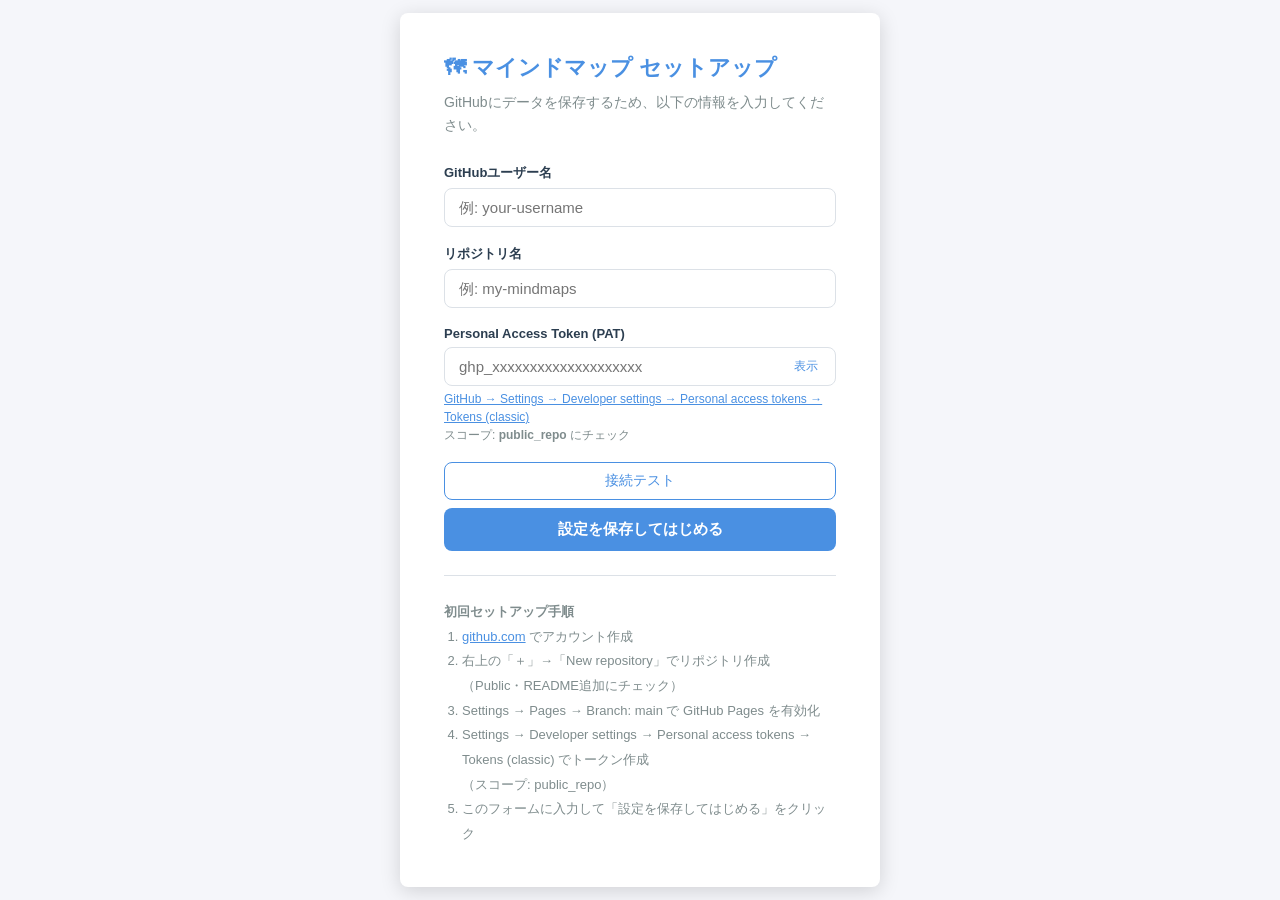
<file: index.html>
<!DOCTYPE html>
<html lang="ja">
<head>
  <meta charset="UTF-8" />
  <meta name="viewport" content="width=device-width, initial-scale=1.0" />
  <title>マインドマップ一覧</title>
  <link rel="stylesheet" href="css/base.css" />
  <link rel="stylesheet" href="css/list.css" />
</head>
<body>

  <!-- ヘッダー -->
  <header class="page-header">
    <h1>🗺 マインドマップ</h1>
    <div class="header-actions">
      <button class="btn btn-settings" id="btn-settings">設定</button>
      <button class="btn btn-new" id="btn-new-map">＋ 新規作成</button>
    </div>
  </header>

  <!-- コンテンツ -->
  <main class="main-content">
    <p class="section-title">マイマップ</p>
    <div id="loading" class="loading">読み込み中…</div>
    <div id="map-grid" class="map-grid"></div>
  </main>

  <!-- 新規作成ダイアログ -->
  <div class="dialog-overlay hidden" id="new-map-dialog">
    <div class="dialog">
      <h2>新しいマインドマップ</h2>
      <input type="text" id="new-map-title" placeholder="タイトルを入力" maxlength="60" />
      <div class="dialog-actions" style="margin-top:16px">
        <button class="btn btn-ghost" id="btn-create-cancel">キャンセル</button>
        <button class="btn btn-primary" id="btn-create-confirm">作成</button>
      </div>
    </div>
  </div>

  <!-- 削除確認ダイアログ -->
  <div class="dialog-overlay hidden" id="delete-dialog">
    <div class="dialog">
      <h2>削除の確認</h2>
      <p>「<span id="delete-map-name"></span>」を削除しますか？<br>この操作は取り消せません。</p>
      <div class="dialog-actions">
        <button class="btn btn-ghost" id="btn-delete-cancel">キャンセル</button>
        <button class="btn btn-danger" id="btn-delete-confirm">削除</button>
      </div>
    </div>
  </div>

  <div id="toast"></div>

  <script type="module" src="js/list.js"></script>
</body>
</html>
</file>
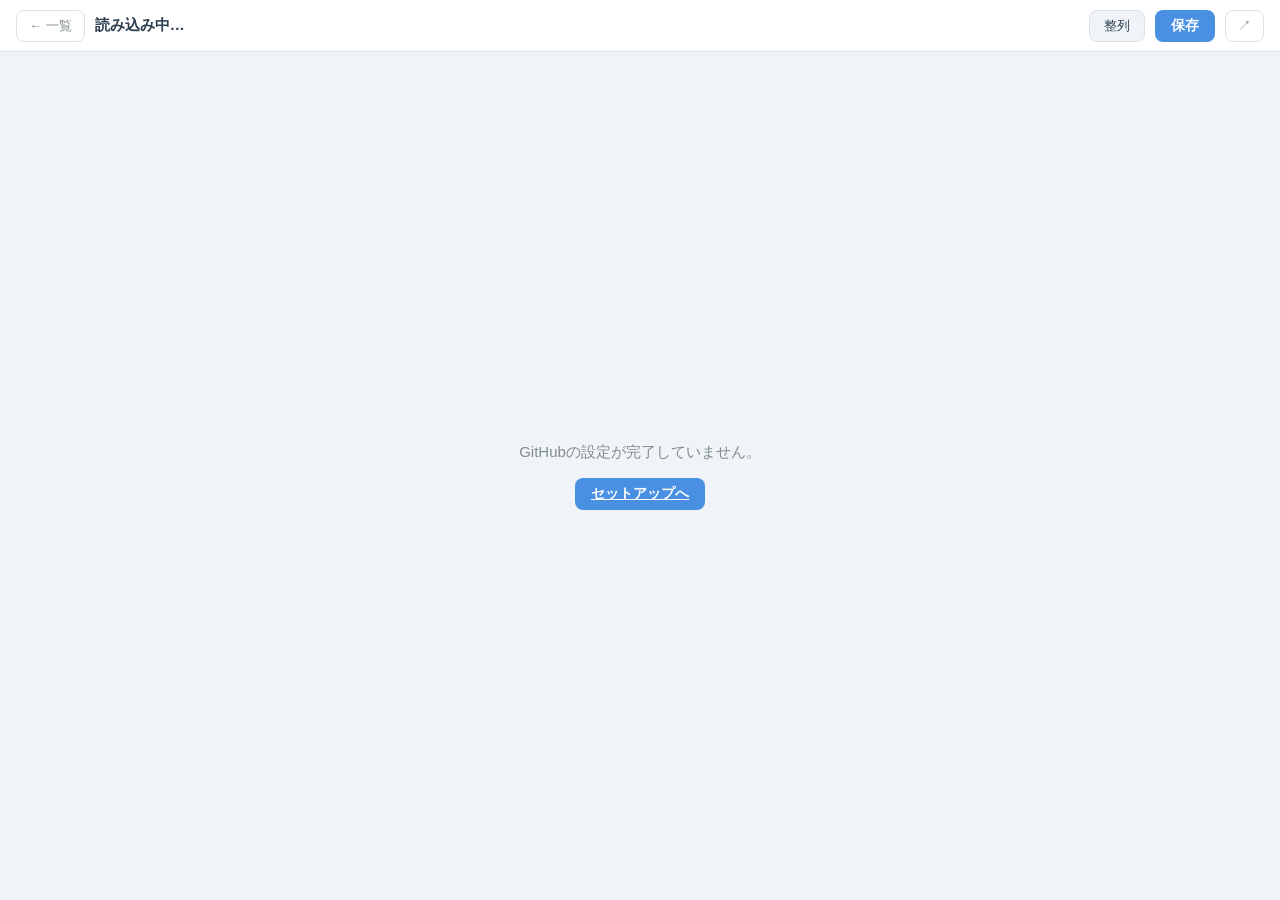
<file: editor.html>
<!DOCTYPE html>
<html lang="ja">
<head>
  <meta charset="UTF-8" />
  <meta name="viewport" content="width=device-width, initial-scale=1.0" />
  <title>マインドマップ エディタ</title>
  <link rel="stylesheet" href="css/base.css" />
  <link rel="stylesheet" href="css/editor.css" />
</head>
<body>

  <!-- ヘッダー -->
  <header class="editor-header">
    <a href="index.html" class="btn-back">← 一覧</a>
    <span class="editor-header__title" id="map-title">読み込み中…</span>
    <span class="unsaved-indicator hidden" id="unsaved-indicator">● 未保存</span>
    <button class="btn btn-layout" id="btn-layout" title="ノードを自動整列">整列</button>
    <button class="btn btn-save" id="save-btn">保存</button>
    <button class="btn btn-open-tab" id="btn-open-tab" title="別タブで開く">↗</button>
  </header>

  <!-- ローディング -->
  <div class="canvas-loading" id="canvas-loading">読み込み中…</div>

  <!-- セットアップ未完了 -->
  <div class="setup-prompt hidden" id="setup-prompt">
    <p>GitHubの設定が完了していません。</p>
    <a href="setup.html" class="btn btn-primary btn-save">セットアップへ</a>
  </div>

  <!-- キャンバス -->
  <div id="canvas-container" class="hidden">
    <svg id="mindmap-svg" xmlns="http://www.w3.org/2000/svg"></svg>
  </div>

  <!-- ズームコントロール -->
  <div class="zoom-controls">
    <button id="zoom-in"    title="拡大">＋</button>
    <button id="zoom-reset" title="リセット">⊙</button>
    <button id="zoom-out"   title="縮小">－</button>
  </div>

  <!-- 操作ガイド -->
  <div class="legend">
    <div>ドラッグ: ノード移動</div>
    <div>他ノードに近づける: 子として接続</div>
    <div>＋: 子ノード追加 / ×: 削除</div>
    <div>▾: 折りたたみ / ダブルクリック: 編集</div>
    <div>背景ドラッグ: 移動 / ホイール: ズーム</div>
  </div>

  <div id="toast"></div>

  <script type="module" src="js/editor.js"></script>
</body>
</html>
</file>
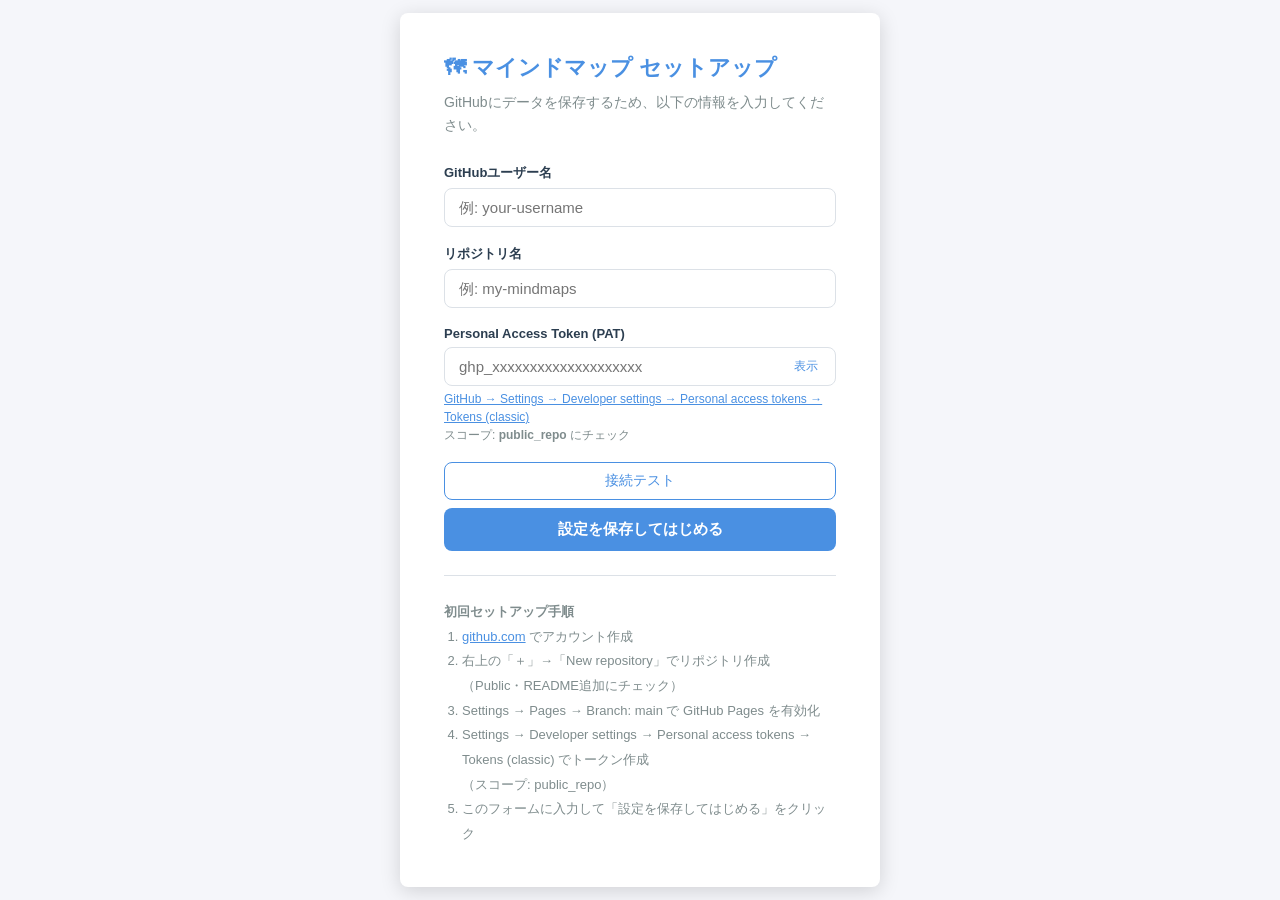
<file: setup.html>
<!DOCTYPE html>
<html lang="ja">
<head>
  <meta charset="UTF-8" />
  <meta name="viewport" content="width=device-width, initial-scale=1.0" />
  <title>セットアップ - マインドマップ</title>
  <link rel="stylesheet" href="css/base.css" />
  <style>
    body { display: flex; align-items: center; justify-content: center; min-height: 100vh; }

    .setup-card {
      background: var(--color-surface);
      border-radius: var(--radius);
      box-shadow: var(--shadow-lg);
      padding: 40px 44px;
      max-width: 480px;
      width: 90%;
    }

    .setup-card h1 {
      font-size: 22px;
      font-weight: 700;
      color: var(--color-primary);
      margin-bottom: 8px;
    }

    .setup-card .subtitle {
      color: var(--color-text-muted);
      font-size: 14px;
      margin-bottom: 28px;
      line-height: 1.6;
    }

    .form-group {
      margin-bottom: 18px;
    }

    .form-group label {
      display: block;
      font-size: 13px;
      font-weight: 600;
      color: var(--color-text);
      margin-bottom: 6px;
    }

    .form-group input {
      width: 100%;
      font-size: 15px;
      padding: 10px 14px;
    }

    .form-group .hint {
      font-size: 12px;
      color: var(--color-text-muted);
      margin-top: 4px;
      line-height: 1.5;
    }

    .form-group .hint a {
      color: var(--color-primary);
    }

    .pat-input-wrap {
      position: relative;
    }

    .pat-input-wrap input {
      padding-right: 80px;
    }

    .pat-toggle {
      position: absolute;
      right: 10px;
      top: 50%;
      transform: translateY(-50%);
      background: none;
      border: none;
      font-size: 12px;
      color: var(--color-primary);
      cursor: pointer;
      padding: 4px 8px;
    }

    .btn-test {
      background: var(--color-surface);
      border: 1px solid var(--color-primary);
      color: var(--color-primary);
      padding: 9px 16px;
      font-size: 14px;
      margin-bottom: 8px;
      width: 100%;
    }

    .btn-test:hover { background: #f0f6ff; }

    .btn-submit {
      background: var(--color-primary);
      color: #fff;
      padding: 12px;
      font-size: 15px;
      font-weight: 600;
      width: 100%;
    }

    .btn-submit:hover { background: var(--color-primary-dark); }

    .status-msg {
      font-size: 13px;
      padding: 10px 14px;
      border-radius: var(--radius);
      margin-bottom: 16px;
      display: none;
    }

    .status-msg.success { background: #e8f5e9; color: #2e7d32; display: block; }
    .status-msg.error   { background: #fdecea; color: #c62828; display: block; }

    .divider {
      border: none;
      border-top: 1px solid var(--color-border);
      margin: 24px 0;
    }

    .steps {
      font-size: 13px;
      color: var(--color-text-muted);
      line-height: 1.9;
    }

    .steps ol {
      padding-left: 18px;
    }

    .steps a {
      color: var(--color-primary);
    }

    .already-set {
      font-size: 13px;
      color: var(--color-text-muted);
      margin-top: 16px;
      text-align: center;
    }

    .already-set a {
      color: var(--color-primary);
    }
  </style>
</head>
<body>
  <div class="setup-card">
    <h1>🗺 マインドマップ セットアップ</h1>
    <p class="subtitle">GitHubにデータを保存するため、以下の情報を入力してください。</p>

    <div class="form-group">
      <label for="owner">GitHubユーザー名</label>
      <input type="text" id="owner" placeholder="例: your-username" autocomplete="off" />
    </div>

    <div class="form-group">
      <label for="repo">リポジトリ名</label>
      <input type="text" id="repo" placeholder="例: my-mindmaps" autocomplete="off" />
    </div>

    <div class="form-group">
      <label for="pat">Personal Access Token (PAT)</label>
      <div class="pat-input-wrap">
        <input type="password" id="pat" placeholder="ghp_xxxxxxxxxxxxxxxxxxxx" autocomplete="off" />
        <button class="pat-toggle" id="pat-toggle">表示</button>
      </div>
      <div class="hint">
        <a href="https://github.com/settings/tokens" target="_blank">GitHub → Settings → Developer settings → Personal access tokens → Tokens (classic)</a><br>
        スコープ: <strong>public_repo</strong> にチェック
      </div>
    </div>

    <div class="status-msg" id="status-msg"></div>

    <button class="btn-test" id="btn-test">接続テスト</button>
    <button class="btn-submit" id="btn-submit">設定を保存してはじめる</button>

    <p class="already-set" id="already-set" style="display:none">
      <a href="index.html">← 一覧に戻る</a>
    </p>

    <hr class="divider" />

    <div class="steps">
      <strong>初回セットアップ手順</strong>
      <ol>
        <li><a href="https://github.com" target="_blank">github.com</a> でアカウント作成</li>
        <li>右上の「＋」→「New repository」でリポジトリ作成<br>（Public・README追加にチェック）</li>
        <li>Settings → Pages → Branch: main で GitHub Pages を有効化</li>
        <li>Settings → Developer settings → Personal access tokens → Tokens (classic) でトークン作成<br>（スコープ: public_repo）</li>
        <li>このフォームに入力して「設定を保存してはじめる」をクリック</li>
      </ol>
    </div>
  </div>

  <div id="toast"></div>

  <script type="module">
    import { savePAT, saveConfig, getPAT, getConfig, isConfigured } from './js/storage.js';
    import { checkRepo, putFile, getFile } from './js/github-api.js';
    import { createIndex } from './js/mindmap-data.js';

    const ownerEl = document.getElementById('owner');
    const repoEl = document.getElementById('repo');
    const patEl = document.getElementById('pat');
    const statusEl = document.getElementById('status-msg');
    const alreadyEl = document.getElementById('already-set');
    const toastEl = document.getElementById('toast');

    // 既存設定を読み込み
    const cfg = getConfig();
    ownerEl.value = cfg.owner;
    repoEl.value = cfg.repo;
    patEl.value = getPAT();
    if (isConfigured()) alreadyEl.style.display = 'block';

    // PAT 表示/非表示
    document.getElementById('pat-toggle').addEventListener('click', () => {
      const show = patEl.type === 'password';
      patEl.type = show ? 'text' : 'password';
      document.getElementById('pat-toggle').textContent = show ? '隠す' : '表示';
    });

    function showStatus(msg, type) {
      statusEl.textContent = msg;
      statusEl.className = `status-msg ${type}`;
    }

    function applyInputs() {
      savePAT(patEl.value.trim());
      saveConfig(ownerEl.value.trim(), repoEl.value.trim());
    }

    document.getElementById('btn-test').addEventListener('click', async () => {
      applyInputs();
      const btn = document.getElementById('btn-test');
      btn.textContent = '確認中…';
      btn.disabled = true;
      try {
        const ok = await checkRepo();
        if (ok) {
          showStatus('✅ 接続成功！リポジトリが見つかりました。', 'success');
        } else {
          showStatus('❌ リポジトリが見つかりません。ユーザー名・リポジトリ名を確認してください。', 'error');
        }
      } catch (e) {
        showStatus('❌ エラー: ' + e.message, 'error');
      } finally {
        btn.textContent = '接続テスト';
        btn.disabled = false;
      }
    });

    document.getElementById('btn-submit').addEventListener('click', async () => {
      applyInputs();
      const btn = document.getElementById('btn-submit');
      btn.textContent = '設定中…';
      btn.disabled = true;

      try {
        const ok = await checkRepo();
        if (!ok) {
          showStatus('❌ リポジトリが見つかりません。先に「接続テスト」を試してください。', 'error');
          return;
        }

        // data/index.json がなければ初期化
        const existing = await getFile('data/index.json');
        if (!existing) {
          await putFile('data/index.json', createIndex(), null, 'Initialize mindmap index');
        }

        showStatus('✅ セットアップ完了！', 'success');
        setTimeout(() => { location.href = 'index.html'; }, 800);
      } catch (e) {
        showStatus('❌ エラー: ' + e.message, 'error');
      } finally {
        btn.textContent = '設定を保存してはじめる';
        btn.disabled = false;
      }
    });
  </script>
</body>
</html>
</file>
<file: css/base.css>
/* base.css - リセット・変数・共通スタイル */

.hidden { display: none !important; }

*, *::before, *::after {
  box-sizing: border-box;
  margin: 0;
  padding: 0;
}

:root {
  --color-bg: #f5f6fa;
  --color-surface: #ffffff;
  --color-primary: #4A90E2;
  --color-primary-dark: #357ABD;
  --color-danger: #e74c3c;
  --color-danger-dark: #c0392b;
  --color-success: #2ecc71;
  --color-text: #2c3e50;
  --color-text-muted: #7f8c8d;
  --color-border: #dce1e7;
  --color-unsaved: #e67e22;
  --radius: 8px;
  --shadow: 0 2px 8px rgba(0,0,0,0.10);
  --shadow-lg: 0 4px 20px rgba(0,0,0,0.15);
  --font: -apple-system, BlinkMacSystemFont, 'Segoe UI', Roboto, sans-serif;
}

body {
  font-family: var(--font);
  background: var(--color-bg);
  color: var(--color-text);
  min-height: 100vh;
}

button {
  font-family: var(--font);
  cursor: pointer;
  border: none;
  outline: none;
  border-radius: var(--radius);
  transition: background 0.15s, opacity 0.15s;
}

button:disabled {
  opacity: 0.5;
  cursor: not-allowed;
}

input, textarea {
  font-family: var(--font);
  outline: none;
  border: 1px solid var(--color-border);
  border-radius: var(--radius);
  padding: 8px 12px;
  font-size: 14px;
  color: var(--color-text);
  background: var(--color-surface);
  transition: border-color 0.15s;
}

input:focus, textarea:focus {
  border-color: var(--color-primary);
}

/* ダイアログ */
.dialog-overlay {
  position: fixed;
  inset: 0;
  background: rgba(0,0,0,0.45);
  display: flex;
  align-items: center;
  justify-content: center;
  z-index: 1000;
}

.dialog-overlay.hidden {
  display: none;
}

.dialog {
  background: var(--color-surface);
  border-radius: var(--radius);
  box-shadow: var(--shadow-lg);
  padding: 28px 32px;
  max-width: 400px;
  width: 90%;
}

.dialog h2 {
  font-size: 18px;
  margin-bottom: 12px;
}

.dialog p {
  color: var(--color-text-muted);
  font-size: 14px;
  margin-bottom: 20px;
  line-height: 1.5;
}

.dialog-actions {
  display: flex;
  gap: 10px;
  justify-content: flex-end;
}

.btn {
  padding: 9px 20px;
  font-size: 14px;
  font-weight: 500;
  border-radius: var(--radius);
}

.btn-primary {
  background: var(--color-primary);
  color: #fff;
}

.btn-primary:hover {
  background: var(--color-primary-dark);
}

.btn-danger {
  background: var(--color-danger);
  color: #fff;
}

.btn-danger:hover {
  background: var(--color-danger-dark);
}

.btn-ghost {
  background: transparent;
  color: var(--color-text-muted);
  border: 1px solid var(--color-border);
}

.btn-ghost:hover {
  background: var(--color-bg);
}

/* トースト通知 */
#toast {
  position: fixed;
  bottom: 24px;
  left: 50%;
  transform: translateX(-50%) translateY(60px);
  background: #2c3e50;
  color: #fff;
  padding: 10px 20px;
  border-radius: 24px;
  font-size: 14px;
  z-index: 2000;
  transition: transform 0.3s ease;
  pointer-events: none;
}

#toast.show {
  transform: translateX(-50%) translateY(0);
}

#toast.success { background: var(--color-success); }
#toast.error   { background: var(--color-danger); }
</file>
<file: css/list.css>
/* list.css - マップ一覧画面のスタイル */

.page-header {
  background: var(--color-surface);
  border-bottom: 1px solid var(--color-border);
  padding: 16px 24px;
  display: flex;
  align-items: center;
  gap: 16px;
  box-shadow: var(--shadow);
}

.page-header h1 {
  font-size: 20px;
  font-weight: 700;
  color: var(--color-primary);
  flex: 1;
}

.header-actions {
  display: flex;
  gap: 10px;
  align-items: center;
}

.main-content {
  max-width: 1000px;
  margin: 32px auto;
  padding: 0 24px;
}

.section-title {
  font-size: 14px;
  font-weight: 600;
  color: var(--color-text-muted);
  text-transform: uppercase;
  letter-spacing: 0.06em;
  margin-bottom: 16px;
}

.map-grid {
  display: grid;
  grid-template-columns: repeat(auto-fill, minmax(260px, 1fr));
  gap: 16px;
}

.map-card {
  background: var(--color-surface);
  border: 1px solid var(--color-border);
  border-radius: var(--radius);
  box-shadow: var(--shadow);
  overflow: hidden;
  transition: box-shadow 0.15s, transform 0.15s;
}

.map-card:hover {
  box-shadow: var(--shadow-lg);
  transform: translateY(-2px);
}

.map-card__preview {
  height: 120px;
  background: linear-gradient(135deg, #e8f0fe 0%, #d2e3fc 100%);
  display: flex;
  align-items: center;
  justify-content: center;
  font-size: 40px;
}

.map-card__body {
  padding: 14px 16px;
}

.map-card__title {
  font-size: 16px;
  font-weight: 600;
  margin-bottom: 4px;
  color: var(--color-text);
  white-space: nowrap;
  overflow: hidden;
  text-overflow: ellipsis;
}

.map-card__date {
  font-size: 12px;
  color: var(--color-text-muted);
  margin-bottom: 12px;
}

.map-card__actions {
  display: flex;
  gap: 8px;
  flex-wrap: wrap;
}

.map-card__actions .btn {
  font-size: 13px;
  padding: 6px 12px;
  flex: 1;
  text-align: center;
}

.empty-state {
  grid-column: 1 / -1;
  text-align: center;
  padding: 60px 20px;
  color: var(--color-text-muted);
}

.empty-state p {
  font-size: 16px;
  margin-bottom: 20px;
}

/* 新規作成ボタン */
.btn-new {
  background: var(--color-primary);
  color: #fff;
  padding: 10px 20px;
  font-size: 15px;
  font-weight: 600;
  display: flex;
  align-items: center;
  gap: 6px;
}

.btn-new:hover {
  background: var(--color-primary-dark);
}

.btn-settings {
  background: transparent;
  color: var(--color-text-muted);
  border: 1px solid var(--color-border);
  padding: 9px 14px;
  font-size: 14px;
}

.btn-settings:hover {
  background: var(--color-bg);
}

/* 新規作成ダイアログ */
#new-map-dialog input {
  width: 100%;
  margin-bottom: 8px;
  font-size: 15px;
  padding: 10px 14px;
}

/* ローディング */
.loading {
  text-align: center;
  padding: 60px;
  color: var(--color-text-muted);
  font-size: 15px;
}
</file>
<file: css/editor.css>
/* editor.css - マインドマップエディタのスタイル */

body {
  overflow: hidden;
  background: #f0f4f8;
}

/* ヘッダー */
.editor-header {
  position: fixed;
  top: 0;
  left: 0;
  right: 0;
  height: 52px;
  background: var(--color-surface);
  border-bottom: 1px solid var(--color-border);
  display: flex;
  align-items: center;
  padding: 0 16px;
  gap: 10px;
  z-index: 100;
  box-shadow: var(--shadow);
}

.editor-header__title {
  flex: 1;
  font-size: 15px;
  font-weight: 600;
  color: var(--color-text);
  white-space: nowrap;
  overflow: hidden;
  text-overflow: ellipsis;
  cursor: pointer;
}

.editor-header__title:hover {
  color: var(--color-primary);
}

.unsaved-indicator {
  font-size: 13px;
  color: var(--color-unsaved);
  font-weight: 600;
  flex-shrink: 0;
}

.unsaved-indicator.hidden {
  display: none;
}

.btn-layout {
  background: #f0f4f8;
  color: var(--color-text);
  border: 1px solid var(--color-border);
  padding: 6px 14px;
  font-size: 13px;
  flex-shrink: 0;
}

.btn-layout:hover {
  background: var(--color-border);
}

.btn-save {
  background: var(--color-primary);
  color: #fff;
  padding: 7px 16px;
  font-size: 14px;
  font-weight: 600;
  flex-shrink: 0;
}

.btn-save:hover {
  background: var(--color-primary-dark);
}

.btn-save:disabled {
  background: var(--color-border);
  cursor: not-allowed;
}

.btn-open-tab {
  background: transparent;
  color: var(--color-text-muted);
  border: 1px solid var(--color-border);
  padding: 6px 12px;
  font-size: 13px;
  flex-shrink: 0;
}

.btn-open-tab:hover {
  background: var(--color-bg);
}

.btn-back {
  background: transparent;
  color: var(--color-text-muted);
  border: 1px solid var(--color-border);
  padding: 6px 12px;
  font-size: 13px;
  flex-shrink: 0;
  text-decoration: none;
  border-radius: var(--radius);
  display: inline-flex;
  align-items: center;
}

.btn-back:hover {
  background: var(--color-bg);
}

/* SVGキャンバス */
#canvas-container {
  position: fixed;
  top: 52px;
  left: 0;
  right: 0;
  bottom: 0;
  overflow: hidden;
  cursor: grab;
}

#canvas-container.grabbing {
  cursor: grabbing;
}

#mindmap-svg {
  width: 100%;
  height: 100%;
  user-select: none;
}

/* SVGノード */
.node-group {
  cursor: grab;
}

.node-group:active {
  cursor: grabbing;
}

.node-rect {
  filter: drop-shadow(0 2px 4px rgba(0,0,0,0.15));
  rx: 8;
  transition: filter 0.15s;
}

/* ドロップターゲットのハイライト */
.node-rect.drop-target {
  filter: drop-shadow(0 0 8px rgba(46,204,113,0.8));
  stroke: #2ecc71;
  stroke-width: 3;
}

.node-text {
  pointer-events: none;
  dominant-baseline: middle;
  text-anchor: middle;
  font-family: var(--font);
  font-size: 14px;
}

/* ＋ボタン */
.add-btn {
  cursor: pointer;
  transition: opacity 0.15s;
}

.add-btn:hover .add-circle {
  opacity: 1;
}

.add-circle {
  fill: var(--color-success);
  opacity: 0.85;
}

.add-icon {
  fill: #fff;
  font-size: 14px;
  dominant-baseline: middle;
  text-anchor: middle;
  pointer-events: none;
}

/* 折りたたみボタン */
.collapse-btn {
  cursor: pointer;
  opacity: 0.7;
  transition: opacity 0.15s;
}

.collapse-btn:hover {
  opacity: 1;
}

.node-group:hover .collapse-btn {
  opacity: 1;
}

/* 削除ボタン */
.del-btn {
  cursor: pointer;
  opacity: 0;
  transition: opacity 0.15s;
}

.node-group:hover .del-btn {
  opacity: 1;
}

.del-circle {
  fill: var(--color-danger);
  opacity: 0.85;
}

.del-icon {
  fill: #fff;
  font-size: 13px;
  dominant-baseline: middle;
  text-anchor: middle;
  pointer-events: none;
}

/* エッジ */
.edge {
  fill: none;
  stroke: #b0bec5;
  stroke-width: 2;
}

/* ズームコントロール */
.zoom-controls {
  position: fixed;
  bottom: 20px;
  right: 20px;
  display: flex;
  flex-direction: column;
  gap: 4px;
  z-index: 100;
}

.zoom-controls button {
  width: 36px;
  height: 36px;
  background: var(--color-surface);
  border: 1px solid var(--color-border);
  box-shadow: var(--shadow);
  font-size: 18px;
  display: flex;
  align-items: center;
  justify-content: center;
  color: var(--color-text);
}

.zoom-controls button:hover {
  background: var(--color-bg);
}

/* 凡例 */
.legend {
  position: fixed;
  bottom: 20px;
  left: 20px;
  background: var(--color-surface);
  border: 1px solid var(--color-border);
  border-radius: var(--radius);
  padding: 10px 14px;
  font-size: 12px;
  color: var(--color-text-muted);
  line-height: 1.8;
  box-shadow: var(--shadow);
}

/* ローディング */
.canvas-loading {
  position: fixed;
  top: 52px;
  left: 0;
  right: 0;
  bottom: 0;
  display: flex;
  align-items: center;
  justify-content: center;
  background: #f0f4f8;
  font-size: 15px;
  color: var(--color-text-muted);
}

/* セットアップ誘導 */
.setup-prompt {
  position: fixed;
  top: 52px;
  left: 0;
  right: 0;
  bottom: 0;
  display: flex;
  align-items: center;
  justify-content: center;
  flex-direction: column;
  gap: 16px;
  background: #f0f4f8;
  z-index: 200;
}

.setup-prompt p {
  color: var(--color-text-muted);
  font-size: 15px;
}
</file>
